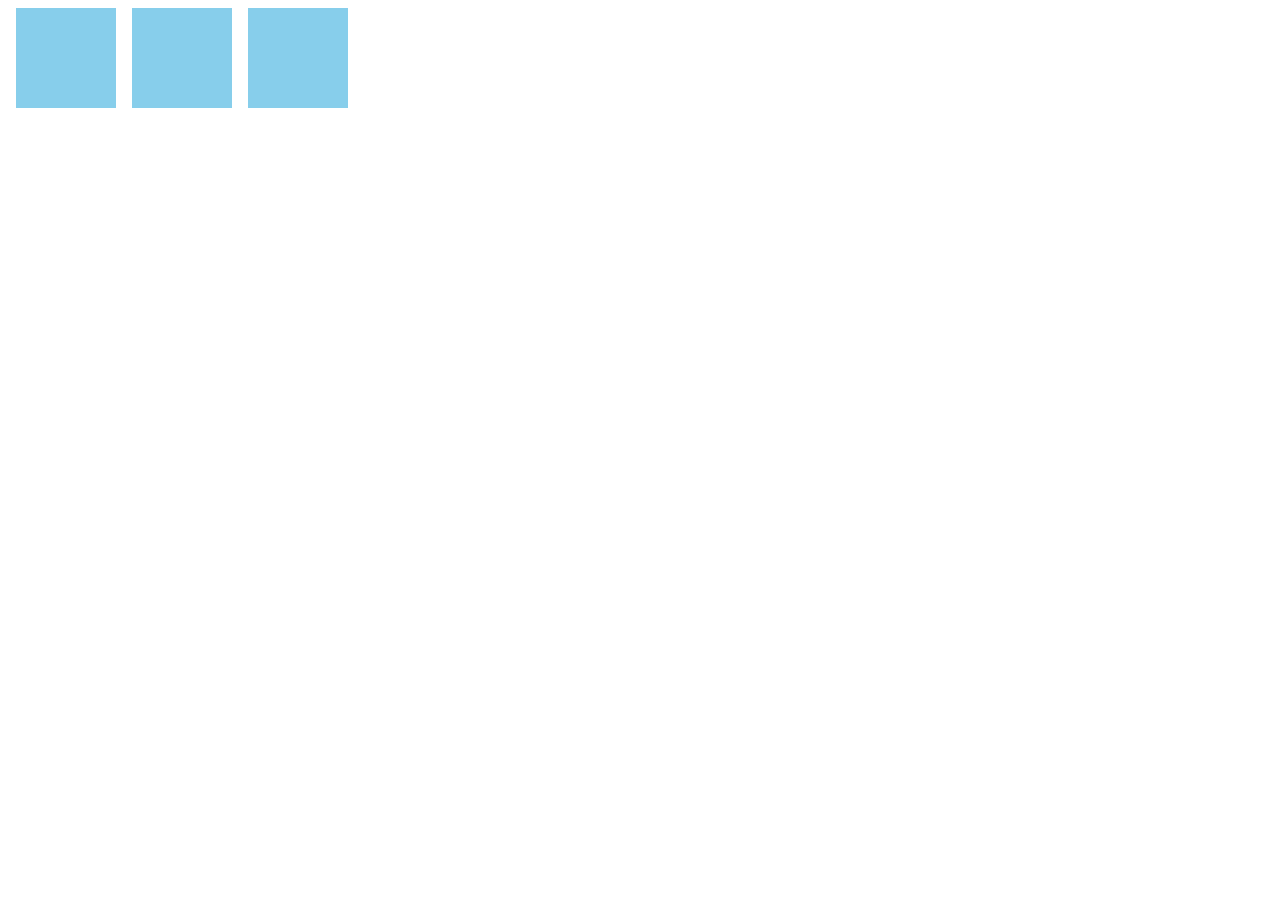
<file: lesson-javascript/index.html>
<!DOCTYPE html>
<html lang="ja">
    <head>
        <meta charset="utf-8">
        <title>JavaScript Practice</title>
        <style>
            body{
                display: flex;
                flex-wrap:wrap;
            }
            .box{
                width: 100px;
                height: 100px;
                background-color: skyblue;
                cursor: pointer;
                transition: 0.8s;
                margin: 0 8px 8px;

            }
            .circle{
                background:pink;
                border-radius: 50%;
                transform: rotate(360deg);
            }
        </style>

    </head>
    <body>
        <div class= "box" id="target1"></div>
        <div class= "box" id="target2"></div>
        <div class= "box" id="target3"></div>

        <script>
            `use script`;

            const target1 = document.getElementById(`target1`)
            const target2 = document.getElementById(`target2`)
            const target3 = document.getElementById(`target3`)

            target1.addEventListener(`click`,() => {

                target1.classList.toggle('circle');
            });

            target2.addEventListener(`click`,() => {

                target2.classList.toggle('circle');
            });

            target3.addEventListener(`click`,() => {

                target3.classList.toggle('circle');
            });
        </script>
    </body>
</html>
</file>
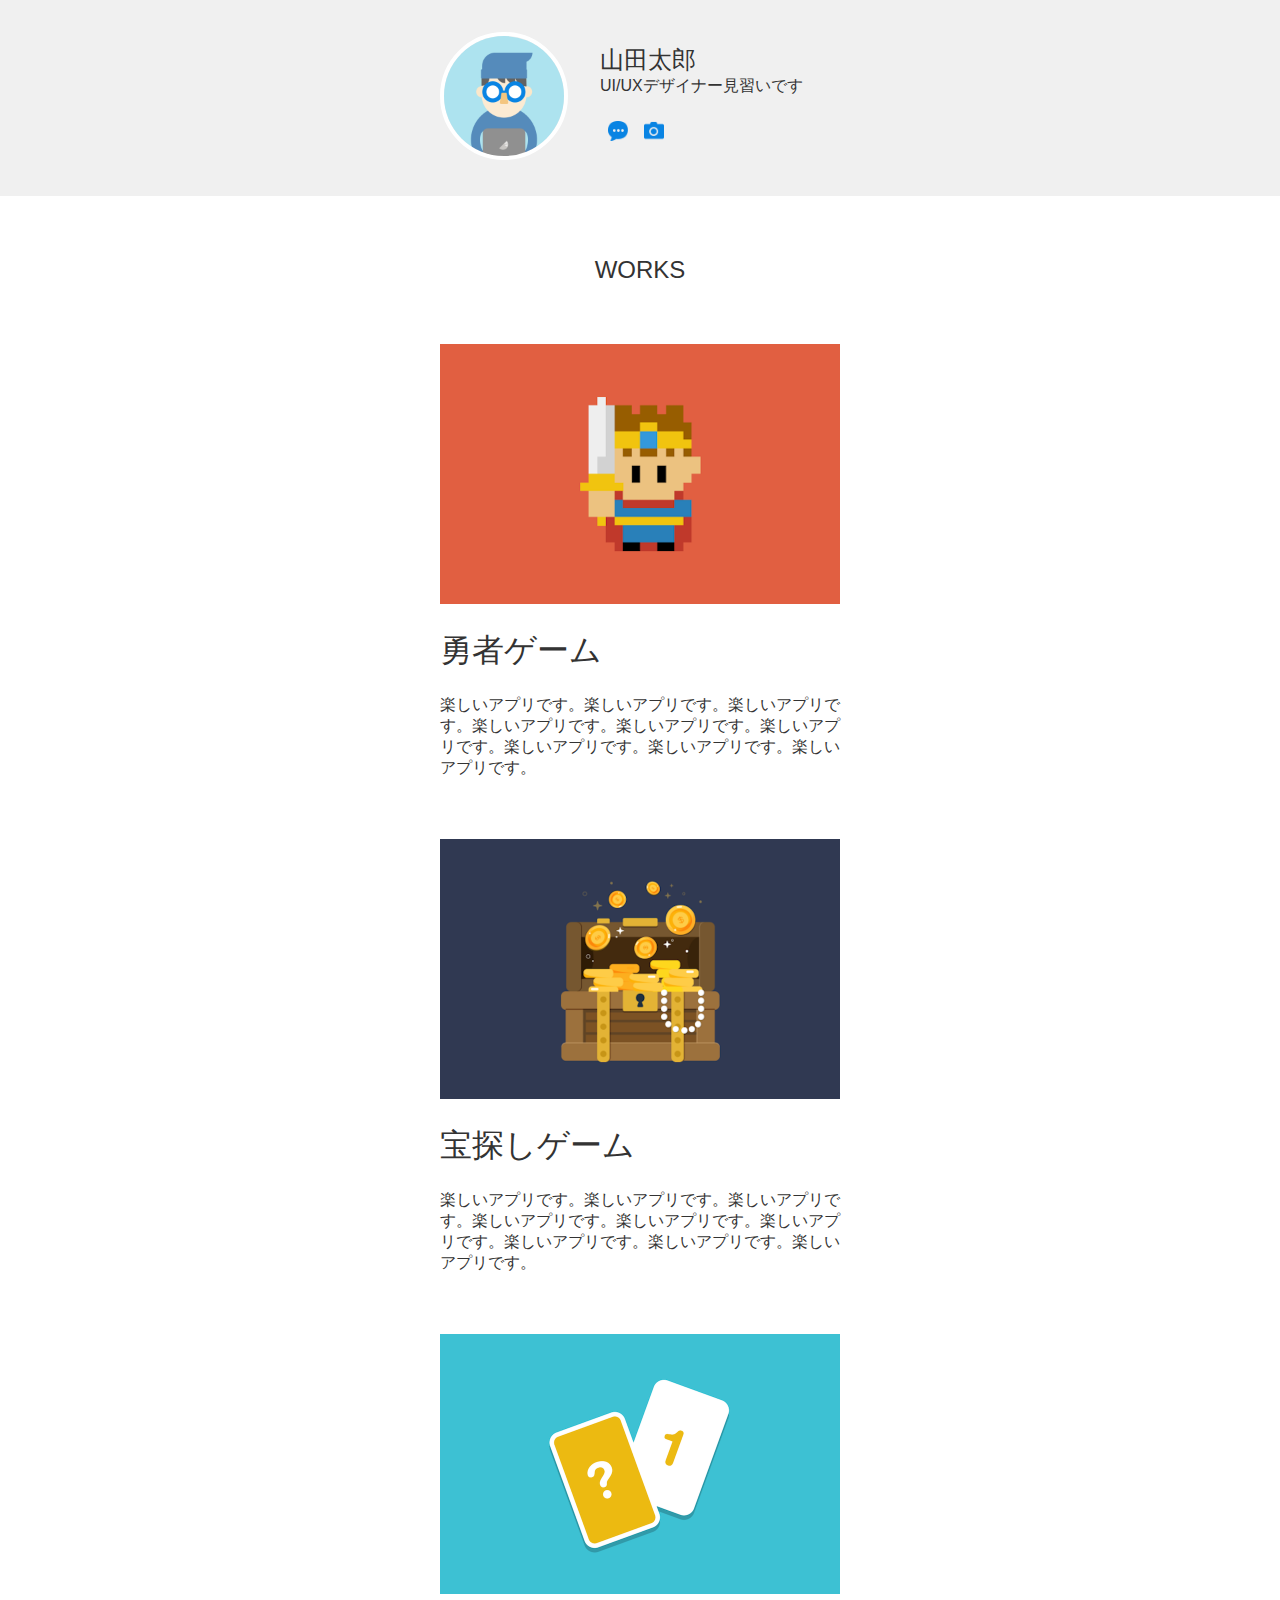
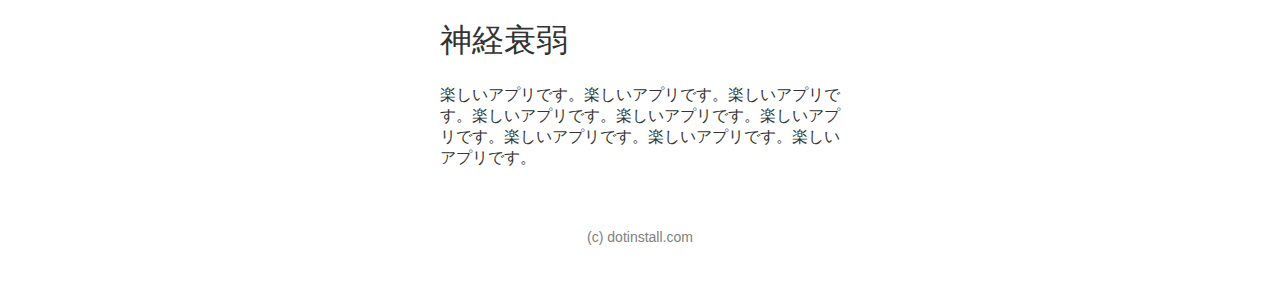
<file: どっといんｓとーる/public/index.html>
<!DOCTYPE html>
<html lang = "ja">
    <head>
        <meta charset = "utf-8">
        <title>太郎のポートフォリオサイト</title>
        <link rel = "icon" href = "favicon.ico">
        <meta name = "description" content = "太郎のポートフォリオです">
        <link rel = "stylesheet" href = "css/styles.css">

    </head>
    <body>
        <header>
            <div class= "container">
                <div class = "icon">
                    <img src="img/taro.png" width="120" height="120" alt="たろうのアイコンです">
                </div>
                <div class = "info">
                    <h1>山田太郎</h1>
                    <p>UI/UXデザイナー見習いです</p>
                    <ul>
        
                        <li>
                            <a href = "https://dotinstall.com" target = "_blank">
                                <img  src = "img/blog.png" width = "20" height ="20" alt = "ブログサイトへのリンク画像です">
                            </a>
                        </li>
        
                        <li>
                            <a href = "https://dotinstall.com" target = "_blank">
                            <img  src = "img/photos.png" width = "20" height ="20" alt = "写真サイトへのリンク画像です">
                            </a>
                        </li>
        
                    </ul>
                </div>
            </div>
            </header>
        </header>

            <section class="works">
    
                <h1>WORKS</h1>
    
                <section>
    
                    <img src = "img/work1.png" width = "400" height = "260" alt = "勇者ゲームの紹介画像">
                    <h1>勇者ゲーム</h1>
                    <p>楽しいアプリです。楽しいアプリです。楽しいアプリです。楽しいアプリです。楽しいアプリです。楽しいアプリです。楽しいアプリです。楽しいアプリです。楽しいアプリです。</p>
    
                </section>
                
                <section>
    
                    <img src = "img/work2.png" width = "400" height = "260" alt = "宝探しゲームの紹介画像">
                    <h1>宝探しゲーム</h1>
                    <p>楽しいアプリです。楽しいアプリです。楽しいアプリです。楽しいアプリです。楽しいアプリです。楽しいアプリです。楽しいアプリです。楽しいアプリです。楽しいアプリです。</p>
    
                </section>
                
                <section>
                    
                    <img src = "img/work3.png" width = "400" height = "260" alt = "神経衰弱の紹介画像">
                    <h1>神経衰弱</h1>
                    <p>楽しいアプリです。楽しいアプリです。楽しいアプリです。楽しいアプリです。楽しいアプリです。楽しいアプリです。楽しいアプリです。楽しいアプリです。楽しいアプリです。</p>
    
                </section>
    
            </section>



   



        <footer>
            <p>(c) dotinstall.com</p>
        </footer>


    </body>

</html>
</file>
<file: どっといんｓとーる/public/css/styles.css>
body{
    color: #333;
    font-family: Verdana, Geneva, Tahoma, sans-serif;

    margin: 0px;
}

header{
    background-color: hsl(0, 0%, 94%);
    padding-top: 32px;
    padding-bottom: 32px;
}

.container{
    /* background-color: pink; */
    width: 400px;
    margin-left: auto;
    margin-right: auto;
    display: flex;
    align-items: center;
}
.icon{
    /* background-color: skyblue; */
}

.icon img{
    border-radius: 50%;
    border-width: 4px;
    border-style: solid;
    border-color: white;
}

.info{
    /* background-color: tomato; */
    margin-left: 32px;
}

.info h1{
    font-weight: normal;
    font-size: 24px;
    margin: 0px;
}

.info p{
    margin: 0px;
    margin-bottom: 16px;
}

.info ul{
    margin: 0px;
    padding: 0px;
    list-style-type: none;
    display: flex;
    
}
.info ul li{
    margin: 8px;
}

.works{
    width: 400px;
    margin-left: auto;
    margin-right: auto;
}

.works>h1{
    font-weight: normal;
    font-size: 24px;
    text-align: center;
    margin-top: 60px;
    margin-bottom: 60px;
}

.works > section{
    margin-bottom: 60px;
}

.works > section > h1{
    font-weight: normal;
}

footer p{
    text-align: center;
    font-size: 14px;
    margin-bottom: 60px;
    color: gray;
}
</file>
